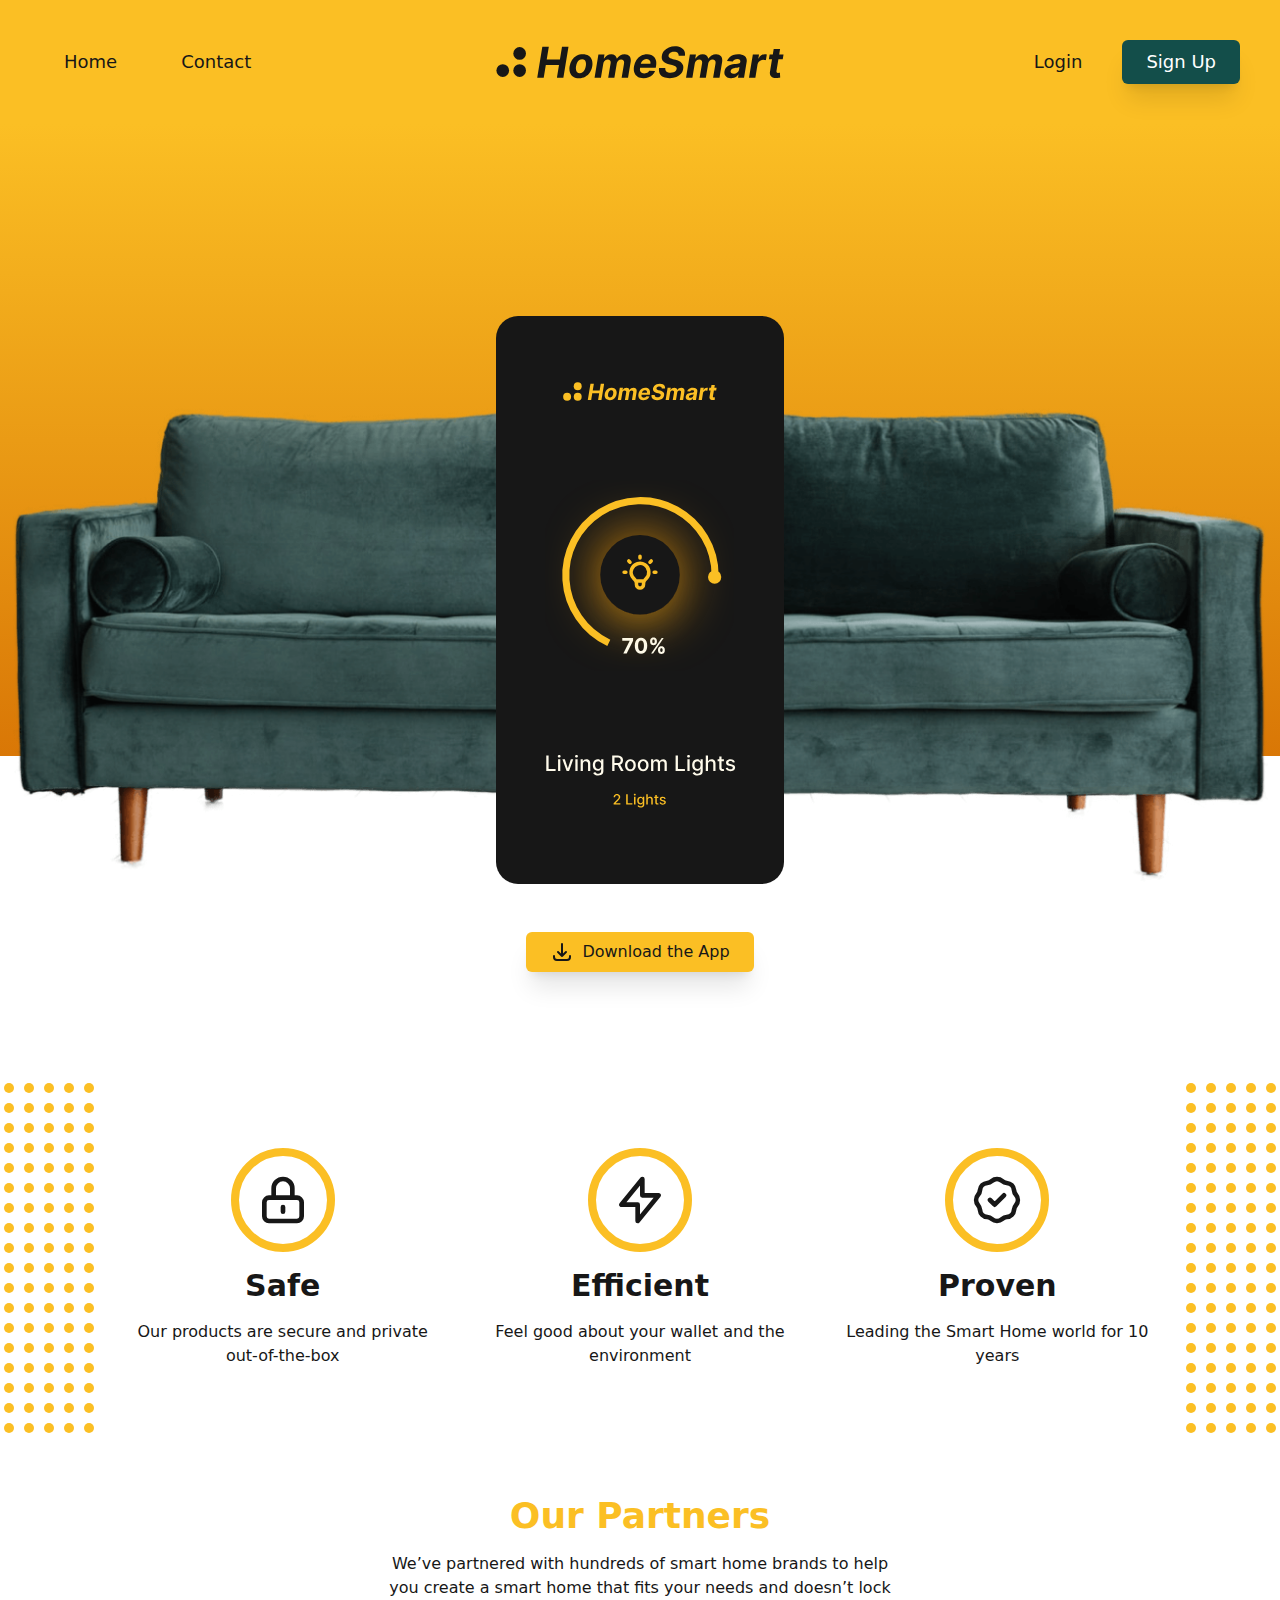
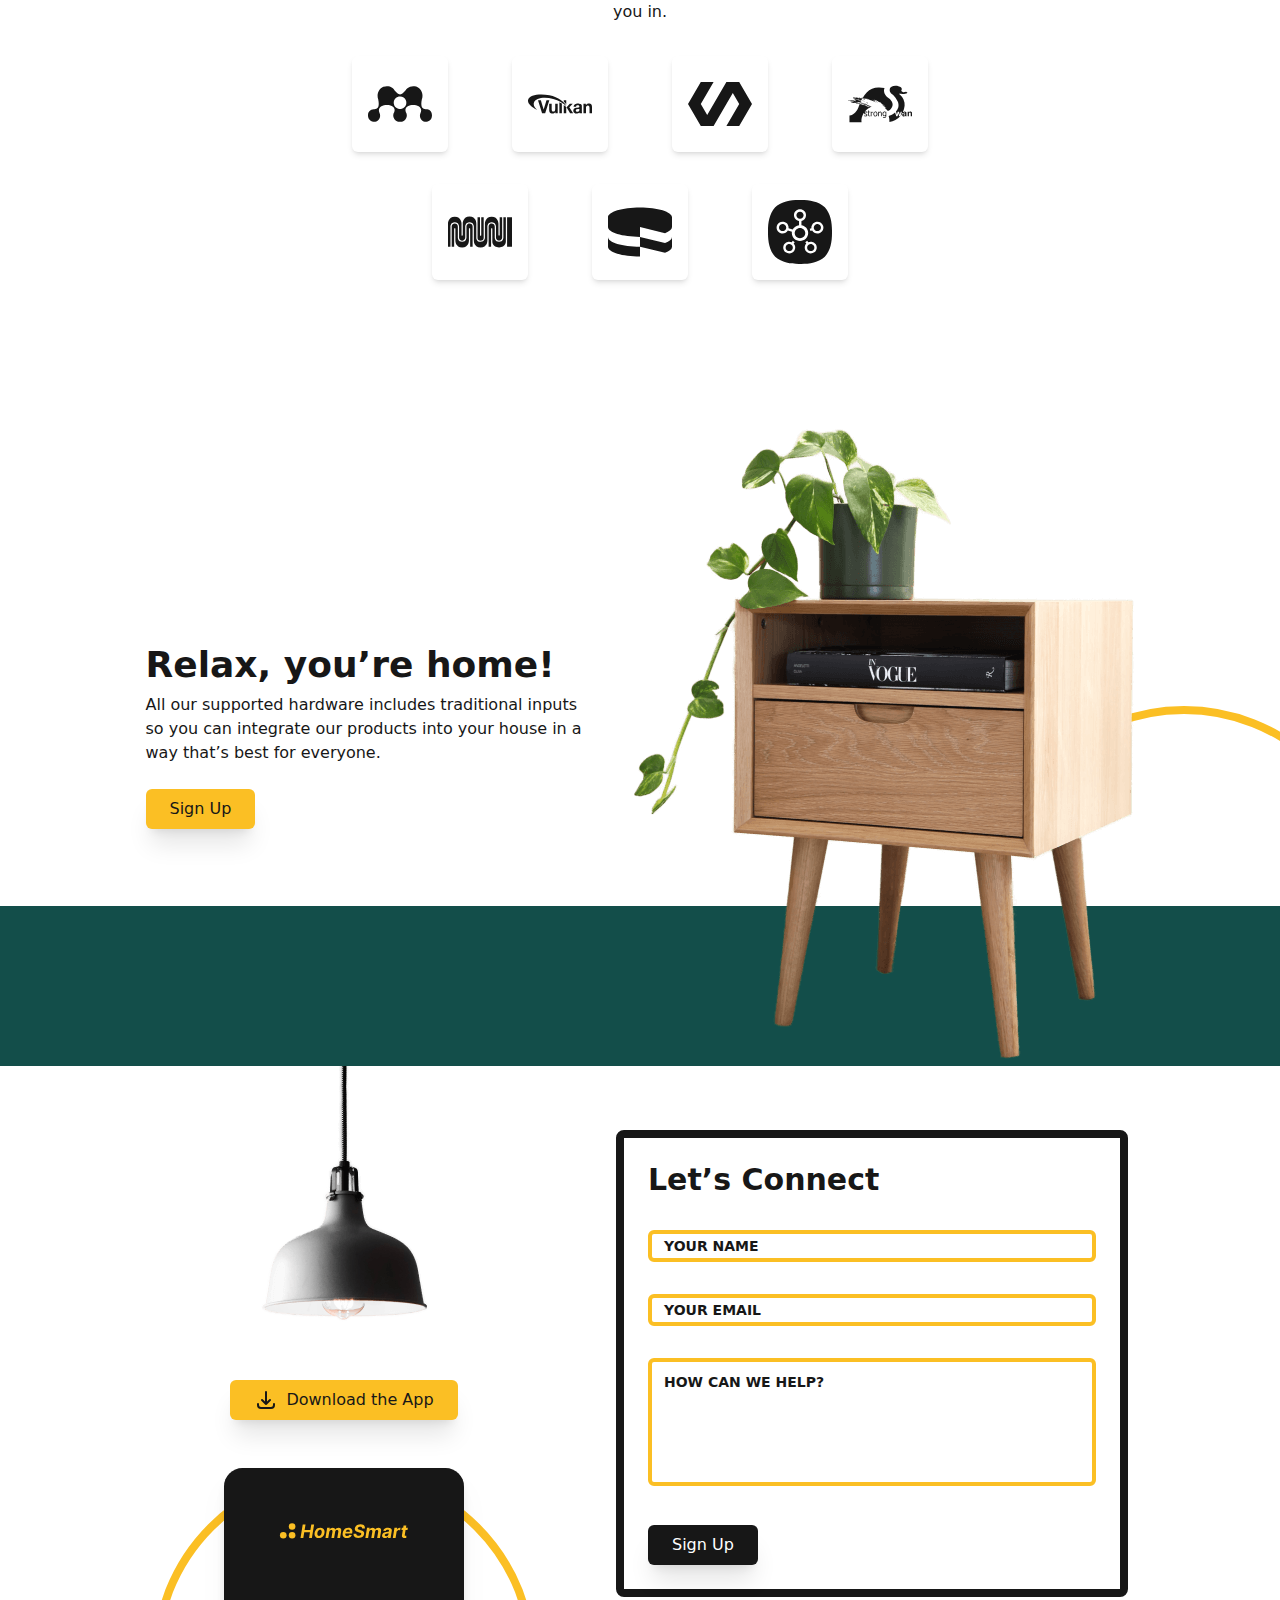
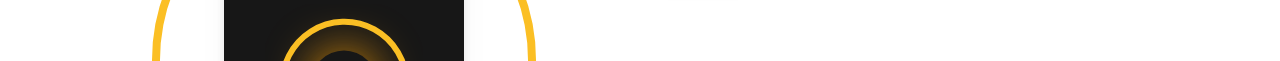
<file: index.html>
<!DOCTYPE html>
<html lang="en">
	<head>
		<meta charset="UTF-8" />
		<link rel="icon" type="image/svg+xml" href="./assets/logomark.svg" />
		<meta name="viewport" content="width=device-width, initial-scale=1.0" />
		<link rel="stylesheet" href="css/style.css" />
		<title>Homesmart</title>
	</head>
	<body
		class="max-w-[2000px] mx-auto text-neutral-900 dark:text-neutral-200 bg-white dark:bg-neutral-800"
	>
		<nav class="mx-auto p-4 bg-amber-400">
			<div class="container mx-auto flex items-center justify-between">
				<a
					href="/"
					class="focus:outline-none focus:ring focus-visible:ring-4 ring-neutral-900 rounded-sm ring-offset-4 ring-offset-amber-400 lg:absolute lg:left-1/2 lg:-translate-x-1/2 lg:top-9 z-50 hover:opacity-75 transition-opacity"
					aria-label="Go to homepage"
				>
					<img
						src="./assets/logo.svg"
						width="200"
						class="w-48 md:w-64 lg:w-72"
						alt="Home Smart Logo"
					/>
				</a>
				<button
					id="menu"
					class="lg:hidden focus:outline-none focus:ring focus-visible:ring-4 ring-neutral-900 rounded-sm ring-offset-4 ring-offset-amber-400 text-neutral-900 hover:text-neutral-600 transition-colors"
					aria-expanded="false"
					aria-label="Open Menu"
				>
					<svg
						xmlns="http://www.w3.org/2000/svg"
						class="h-8 w-8"
						fill="none"
						viewBox="0 0 24 24"
						stroke="currentColor"
						stroke-width="2"
					>
						<path
							stroke-linecap="round"
							stroke-linejoin="round"
							d="M4 6h16M4 12h16M4 18h16"
						/>
					</svg>
				</button>
				<div
					role="menubar"
					class="hidden flex-col gap-4 absolute z-40 right-0 left-0 top-16 bg-amber-400 shadow-xl text-center text-lg p-6 items-center lg:flex lg:flex-row lg:static lg:shadow-none lg:justify-between lg:w-full"
				>
					<a
						role="menuitem"
						class="py-1 px-6 dark:text-neutral-900 focus:outline-none focus-visible:ring-4 ring-neutral-900 rounded-sm ring-offset-4 ring-offset-amber-400 hover:text-neutral-600 transition-colors"
						href="/"
						>Home</a
					>
					<a
						role="menuitem"
						class="py-1 px-6 dark:text-neutral-900 focus:outline-none focus-visible:ring-4 ring-neutral-900 rounded-sm ring-offset-4 ring-offset-amber-400 hover:text-neutral-600 transition-colors lg:mr-auto"
						href="/"
					>
						Contact
					</a>
					<a
						role="menuitem"
						class="py-1 px-6 dark:text-neutral-900 focus:outline-none focus-visible:ring-4 ring-neutral-900 rounded-sm ring-offset-4 ring-offset-amber-400 hover:text-neutral-600 transition-colors"
						href="/"
					>
						Login
					</a>
					<a
						role="menuitem"
						class="py-2 px-6 bg-teal-900 text-white shadow-xl hover:shadow-none transition-shadow focus:outline-none focus-visible:ring-4 ring-neutral-900 rounded-md ring-offset-4 ring-offset-amber-400"
						href="/"
					>
						Sign Up
					</a>
				</div>
			</div>
		</nav>
		<header class="relative pt-16 md:pt-24 lg:pt-48">
			<div
				class="absolute inset-0 bottom-8 md:bottom-24 xl:bottom-32 -z-10 bg-gradient-to-b from-amber-400 to-amber-600"
			></div>
			<div class="container mx-auto grid grid-rows-1 place-items-end px-2">
				<img
					src="./assets/couch.png"
					class="row-start-1 row-end-2 col-start-1 col-end-2 mx-auto"
					alt="Couch"
				/>
				<img
					src="./assets/app.svg"
					class="row-start-1 row-end-2 col-start-1 col-end-2 mx-auto w-40 sm:w-52 md:w-64 lg:w-72"
					alt="app"
				/>
			</div>
		</header>
		<main
			class="grid gap-12 sm:gap-16 md:gap-24 lg:gap-32 px-8 overflow-hidden"
		>
			<a
				href="#"
				class="py-2 px-6 bg-amber-400 dark:text-neutral-900 mx-auto my-12 flex gap-2 shadow-xl hover:shadow-none transition-shadow focus:ring focus:outline-none focus-visible:ring-4 ring-neutral-900 rounded-md ring-offset-4 ring-offset-white dark:ring-amber-400 dark:ring-offset-neutral-800"
			>
				<svg
					xmlns="http://www.w3.org/2000/svg"
					class="h-6 w-6"
					fill="none"
					viewBox="0 0 24 24"
					stroke="currentColor"
					stroke-width="2"
				>
					<path
						stroke-linecap="round"
						stroke-linejoin="round"
						d="M4 16v1a3 3 0 003 3h10a3 3 0 003-3v-1m-4-4l-4 4m0 0l-4-4m4 4V4"
					/>
				</svg>
				<span>Download the App</span>
			</a>
			<section aria-labelledby="qualities" class="relative">
				<img
					src="./assets/dots.svg"
					class="hidden lg:block absolute top-1/2 -translate-y-1/2 -left-24 xl:-left-7"
					alt="dots"
					aria-hidden="true"
				/>
				<img
					src="./assets/dots.svg"
					class="hidden lg:block absolute top-1/2 -translate-y-1/2 -right-24 xl:-right-7"
					alt="dots"
					aria-hidden="true"
				/>
				<h2 id="qualities" class="sr-only">Our Qualities</h2>
				<div
					class="container mx-auto max-w-5xl flex gap-12 flex-wrap items-start justify-center md:justify-between"
				>
					<div class="grid gap-4 justify-items-center text-center md:flex-1">
						<div class="rounded-full border-8 border-amber-400 p-4">
							<svg
								xmlns="http://www.w3.org/2000/svg"
								class="h-14 w-14"
								fill="none"
								viewBox="0 0 24 24"
								stroke="currentColor"
								stroke-width="2"
							>
								<path
									stroke-linecap="round"
									stroke-linejoin="round"
									d="M12 15v2m-6 4h12a2 2 0 002-2v-6a2 2 0 00-2-2H6a2 2 0 00-2 2v6a2 2 0 002 2zm10-10V7a4 4 0 00-8 0v4h8z"
								/>
							</svg>
						</div>
						<h3 class="text-3xl font-bold">Safe</h3>
						<p>Our products are secure and private out-of-the-box</p>
					</div>
					<div class="grid gap-4 justify-items-center text-center md:flex-1">
						<div class="rounded-full border-8 border-amber-400 p-4">
							<svg
								xmlns="http://www.w3.org/2000/svg"
								class="h-14 w-14"
								fill="none"
								viewBox="0 0 24 24"
								stroke="currentColor"
								stroke-width="2"
							>
								<path
									stroke-linecap="round"
									stroke-linejoin="round"
									d="M13 10V3L4 14h7v7l9-11h-7z"
								/>
							</svg>
						</div>
						<h3 class="text-3xl font-bold">Efficient</h3>
						<p>Feel good about your wallet and the environment</p>
					</div>
					<div class="grid gap-4 justify-items-center text-center md:flex-1">
						<div class="rounded-full border-8 border-amber-400 p-4">
							<svg
								xmlns="http://www.w3.org/2000/svg"
								class="h-14 w-14"
								fill="none"
								viewBox="0 0 24 24"
								stroke="currentColor"
								stroke-width="2"
							>
								<path
									stroke-linecap="round"
									stroke-linejoin="round"
									d="M9 12l2 2 4-4M7.835 4.697a3.42 3.42 0 001.946-.806 3.42 3.42 0 014.438 0 3.42 3.42 0 001.946.806 3.42 3.42 0 013.138 3.138 3.42 3.42 0 00.806 1.946 3.42 3.42 0 010 4.438 3.42 3.42 0 00-.806 1.946 3.42 3.42 0 01-3.138 3.138 3.42 3.42 0 00-1.946.806 3.42 3.42 0 01-4.438 0 3.42 3.42 0 00-1.946-.806 3.42 3.42 0 01-3.138-3.138 3.42 3.42 0 00-.806-1.946 3.42 3.42 0 010-4.438 3.42 3.42 0 00.806-1.946 3.42 3.42 0 013.138-3.138z"
								/>
							</svg>
						</div>
						<h3 class="text-3xl font-bold">Proven</h3>
						<p>Leading the Smart Home world for 10 years</p>
					</div>
				</div>
			</section>
			<section
				aria-labelledby="partners"
				class="text-center grid gap-8 place-items-center"
			>
				<div class="grid gap-4">
					<h2 id="partners" class="text-4xl font-bold text-amber-400">
						Our Partners
					</h2>
					<p class="w-full max-w-lg">
						We’ve partnered with hundreds of smart home brands to help you
						create a smart home that fits your needs and doesn’t lock you in.
					</p>
				</div>
				<div
					class="flex flex-wrap justify-center gap-8 md:gap-x-16 max-w-2xl mx-auto"
				>
					<div
						class="p-4 bg-white dark:bg-neutral-600 shadow-md dark:shadow-xl rounded-md"
					>
						<img src="./assets/partner1.svg" alt="Partner" class="h-16 w-16" />
					</div>
					<div
						class="p-4 bg-white dark:bg-neutral-600 shadow-md dark:shadow-xl rounded-md"
					>
						<img src="./assets/partner2.svg" alt="Partner" class="h-16 w-16" />
					</div>
					<div
						class="p-4 bg-white dark:bg-neutral-600 shadow-md dark:shadow-xl rounded-md"
					>
						<img src="./assets/partner3.svg" alt="Partner" class="h-16 w-16" />
					</div>
					<div
						class="p-4 bg-white dark:bg-neutral-600 shadow-md dark:shadow-xl rounded-md"
					>
						<img src="./assets/partner4.svg" alt="Partner" class="h-16 w-16" />
					</div>
					<div
						class="p-4 bg-white dark:bg-neutral-600 shadow-md dark:shadow-xl rounded-md"
					>
						<img src="./assets/partner5.svg" alt="Partner" class="h-16 w-16" />
					</div>
					<div
						class="p-4 bg-white dark:bg-neutral-600 shadow-md dark:shadow-xl rounded-md"
					>
						<img src="./assets/partner6.svg" alt="Partner" class="h-16 w-16" />
					</div>
					<div
						class="p-4 bg-white dark:bg-neutral-600 shadow-md dark:shadow-xl rounded-md"
					>
						<img src="./assets/partner7.svg" alt="Partner" class="h-16 w-16" />
					</div>
				</div>
			</section>
			<section aria-labelledby="home" class="relative">
				<div class="flex flex-wrap-reverse gap-8 justify-center">
					<div
						class="flex gap-6 flex-wrap flex-col items-start lg:justify-center"
					>
						<div class="flex flex-wrap flex-col items-start gap-2">
							<h2 class="text-4xl font-bold">Relax, you’re home!</h2>
							<p class="max-w-md">
								All our supported hardware includes traditional inputs so you
								can integrate our products into your house in a way that’s best
								for everyone.
							</p>
						</div>
						<a
							href="#"
							class="py-2 px-6 bg-amber-400 dark:text-neutral-900 flex gap-2 shadow-xl hover:shadow-none transition-shadow focus:outline-none focus-visible:ring-4 ring-neutral-900 rounded-md ring-offset-4 ring-offset-white dark:ring-amber-400 dark:ring-offset-neutral-800"
						>
							Sign Up
						</a>
					</div>
					<img src="./assets/table.png" alt="Table" />
				</div>
				<div
					class="absolute -bottom-6 -right-32 -z-10 aspect-square md:border-8 border-amber-400 rounded-full md:w-64 lg:w-96 xl:max-w-lg"
				></div>
				<div
					class="bg-teal-900 h-24 xl:h-48 -mx-8 mt-12 xl:mt-0 xl:absolute w-screen -bottom-8 -z-10"
				></div>
			</section>
		</main>
		<section
			aria-labelledby="contact"
			class="container mx-auto px-8 overflow-hidden"
		>
			<div class="flex flex-wrap justify-center gap-12 md:gap-6 lg:gap-20">
				<div class="md:flex-1 md:max-w-sm relative">
					<img src="./assets/lamp.png" alt="Lamp" class="mx-auto" />
					<a
						href="#"
						class="py-2 px-6 bg-amber-400 dark:text-neutral-900 w-max mx-auto mt-12 md:mb-12 flex gap-2 shadow-xl hover:shadow-none transition-shadow focus:outline-none focus-visible:ring-4 ring-neutral-900 rounded-md ring-offset-4 ring-offset-white dark:ring-amber-400 dark:ring-offset-neutral-800"
					>
						<svg
							xmlns="http://www.w3.org/2000/svg"
							class="h-6 w-6"
							fill="none"
							viewBox="0 0 24 24"
							stroke="currentColor"
							stroke-width="2"
						>
							<path
								stroke-linecap="round"
								stroke-linejoin="round"
								d="M4 16v1a3 3 0 003 3h10a3 3 0 003-3v-1m-4-4l-4 4m0 0l-4-4m4 4V4"
							/>
						</svg>
						<span>Download the App</span>
					</a>
					<img
						src="/assets/app.svg"
						alt="app"
						width="240"
						class="hidden md:block drop-shadow-xl absolute left-1/2 -translate-x-1/2 max-w-16 xl:max-w-xs"
					/>
					<div
						class="absolute -bottom-18 left-1/2 -translate-x-1/2 -z-10 aspect-square md:border-8 border-amber-400 rounded-full md:w-72 lg:w-96"
					></div>
				</div>
				<form
					class="relative border-8 border-neutral-900 p-6 rounded-lg grid gap-8 md:flex-1 md:max-w-lg my-4 md:my-12 lg:my-16 bg-white dark:bg-neutral-800 w-full"
				>
					<h2 id="contact" class="text-3xl font-bold">Let’s Connect</h2>
					<div class="relative">
						<input
							type="text"
							id="name"
							class="peer form-input w-full border-4 border-amber-400 rounded-md focus:ring-4 dark:focus:ring-offset-2 focus:ring-amber-400 focus:border-amber-400 focus:outline-none dark:bg-amber-400 dark:text-neutral-900 placeholder-transparent"
							placeholder="Your Name"
						/>
						<label
							for="name"
							class="text-neutral-500 text-sm font-bold uppercase absolute -top-4 left-2 -translate-y-1/2 transition-all peer-placeholder-shown:left-4 peer-placeholder-shown:top-1/2 peer-placeholder-shown:text-neutral-900 peer-focus:-top-4 peer-focus:left-2 peer-focus:text-neutral-600 dark:peer-focus:text-neutral-300"
						>
							Your Name
						</label>
					</div>
					<div class="relative">
						<input
							type="email"
							id="email"
							class="peer form-input w-full border-4 border-amber-400 rounded-md focus:ring-4 dark:focus:ring-offset-2 focus:ring-amber-400 focus:border-amber-400 focus:outline-none dark:bg-amber-400 dark:text-neutral-900 placeholder-transparent"
							placeholder="Your Email"
						/>
						<label
							for="email"
							class="text-neutral-500 text-sm font-bold uppercase absolute -top-4 left-2 -translate-y-1/2 transition-all peer-placeholder-shown:left-4 peer-placeholder-shown:top-1/2 peer-placeholder-shown:text-neutral-900 peer-focus:-top-4 peer-focus:left-2  peer-focus:text-neutral-600 dark:peer-focus:text-neutral-300"
						>
							Your Email
						</label>
					</div>
					<div class="relative">
						<textarea
							name="content"
							id="content"
							cols="20"
							rows="5"
							class="peer form-textarea resize-none w-full border-4 border-amber-400 rounded-md focus:ring focus:ring-4 dark:focus:ring-offset-2 focus:ring-amber-400 focus:border-amber-400 focus:outline-none dark:bg-amber-400 dark:text-neutral-900 placeholder-transparent"
							placeholder="How can we help?"
						></textarea>
						<label
							for="content"
							class="text-neutral-500 text-sm font-bold uppercase absolute -top-3 left-2 -translate-y-1/2 transition-all peer-placeholder-shown:left-4 peer-placeholder-shown:top-6 peer-placeholder-shown:text-neutral-900 peer-focus:-top-4 peer-focus:left-2 peer-focus:text-neutral-600 dark:peer-focus:text-neutral-300"
						>
							How can we help?
						</label>
					</div>
					<a
						role="menuitem"
						class="py-2 px-6 bg-neutral-900 text-white w-max shadow-xl hover:shadow-none transition-shadow focus:outline-none focus:ring focus-visible:ring-4 ring-neutral-900 rounded-md ring-offset-4 ring-offset-white dark:ring-offset-amber-400"
						href="/"
					>
						Sign Up
					</a>
				</form>
			</div>
		</section>
		<script type="module" src="main.js"></script>
	</body>
</html>
</file>
<file: css/style.css>
/*
! tailwindcss v3.1.4 | MIT License | https://tailwindcss.com
*/

/*
1. Prevent padding and border from affecting element width. (https://github.com/mozdevs/cssremedy/issues/4)
2. Allow adding a border to an element by just adding a border-width. (https://github.com/tailwindcss/tailwindcss/pull/116)
*/

*,
::before,
::after {
  box-sizing: border-box;
  /* 1 */
  border-width: 0;
  /* 2 */
  border-style: solid;
  /* 2 */
  border-color: #e5e7eb;
  /* 2 */
}

::before,
::after {
  --tw-content: '';
}

/*
1. Use a consistent sensible line-height in all browsers.
2. Prevent adjustments of font size after orientation changes in iOS.
3. Use a more readable tab size.
4. Use the user's configured `sans` font-family by default.
*/

html {
  line-height: 1.5;
  /* 1 */
  -webkit-text-size-adjust: 100%;
  /* 2 */
  -moz-tab-size: 4;
  /* 3 */
  -o-tab-size: 4;
     tab-size: 4;
  /* 3 */
  font-family: ui-sans-serif, system-ui, -apple-system, BlinkMacSystemFont, "Segoe UI", Roboto, "Helvetica Neue", Arial, "Noto Sans", sans-serif, "Apple Color Emoji", "Segoe UI Emoji", "Segoe UI Symbol", "Noto Color Emoji";
  /* 4 */
}

/*
1. Remove the margin in all browsers.
2. Inherit line-height from `html` so users can set them as a class directly on the `html` element.
*/

body {
  margin: 0;
  /* 1 */
  line-height: inherit;
  /* 2 */
}

/*
1. Add the correct height in Firefox.
2. Correct the inheritance of border color in Firefox. (https://bugzilla.mozilla.org/show_bug.cgi?id=190655)
3. Ensure horizontal rules are visible by default.
*/

hr {
  height: 0;
  /* 1 */
  color: inherit;
  /* 2 */
  border-top-width: 1px;
  /* 3 */
}

/*
Add the correct text decoration in Chrome, Edge, and Safari.
*/

abbr:where([title]) {
  -webkit-text-decoration: underline dotted;
          text-decoration: underline dotted;
}

/*
Remove the default font size and weight for headings.
*/

h1,
h2,
h3,
h4,
h5,
h6 {
  font-size: inherit;
  font-weight: inherit;
}

/*
Reset links to optimize for opt-in styling instead of opt-out.
*/

a {
  color: inherit;
  text-decoration: inherit;
}

/*
Add the correct font weight in Edge and Safari.
*/

b,
strong {
  font-weight: bolder;
}

/*
1. Use the user's configured `mono` font family by default.
2. Correct the odd `em` font sizing in all browsers.
*/

code,
kbd,
samp,
pre {
  font-family: ui-monospace, SFMono-Regular, Menlo, Monaco, Consolas, "Liberation Mono", "Courier New", monospace;
  /* 1 */
  font-size: 1em;
  /* 2 */
}

/*
Add the correct font size in all browsers.
*/

small {
  font-size: 80%;
}

/*
Prevent `sub` and `sup` elements from affecting the line height in all browsers.
*/

sub,
sup {
  font-size: 75%;
  line-height: 0;
  position: relative;
  vertical-align: baseline;
}

sub {
  bottom: -0.25em;
}

sup {
  top: -0.5em;
}

/*
1. Remove text indentation from table contents in Chrome and Safari. (https://bugs.chromium.org/p/chromium/issues/detail?id=999088, https://bugs.webkit.org/show_bug.cgi?id=201297)
2. Correct table border color inheritance in all Chrome and Safari. (https://bugs.chromium.org/p/chromium/issues/detail?id=935729, https://bugs.webkit.org/show_bug.cgi?id=195016)
3. Remove gaps between table borders by default.
*/

table {
  text-indent: 0;
  /* 1 */
  border-color: inherit;
  /* 2 */
  border-collapse: collapse;
  /* 3 */
}

/*
1. Change the font styles in all browsers.
2. Remove the margin in Firefox and Safari.
3. Remove default padding in all browsers.
*/

button,
input,
optgroup,
select,
textarea {
  font-family: inherit;
  /* 1 */
  font-size: 100%;
  /* 1 */
  font-weight: inherit;
  /* 1 */
  line-height: inherit;
  /* 1 */
  color: inherit;
  /* 1 */
  margin: 0;
  /* 2 */
  padding: 0;
  /* 3 */
}

/*
Remove the inheritance of text transform in Edge and Firefox.
*/

button,
select {
  text-transform: none;
}

/*
1. Correct the inability to style clickable types in iOS and Safari.
2. Remove default button styles.
*/

button,
[type='button'],
[type='reset'],
[type='submit'] {
  -webkit-appearance: button;
  /* 1 */
  background-color: transparent;
  /* 2 */
  background-image: none;
  /* 2 */
}

/*
Use the modern Firefox focus style for all focusable elements.
*/

:-moz-focusring {
  outline: auto;
}

/*
Remove the additional `:invalid` styles in Firefox. (https://github.com/mozilla/gecko-dev/blob/2f9eacd9d3d995c937b4251a5557d95d494c9be1/layout/style/res/forms.css#L728-L737)
*/

:-moz-ui-invalid {
  box-shadow: none;
}

/*
Add the correct vertical alignment in Chrome and Firefox.
*/

progress {
  vertical-align: baseline;
}

/*
Correct the cursor style of increment and decrement buttons in Safari.
*/

::-webkit-inner-spin-button,
::-webkit-outer-spin-button {
  height: auto;
}

/*
1. Correct the odd appearance in Chrome and Safari.
2. Correct the outline style in Safari.
*/

[type='search'] {
  -webkit-appearance: textfield;
  /* 1 */
  outline-offset: -2px;
  /* 2 */
}

/*
Remove the inner padding in Chrome and Safari on macOS.
*/

::-webkit-search-decoration {
  -webkit-appearance: none;
}

/*
1. Correct the inability to style clickable types in iOS and Safari.
2. Change font properties to `inherit` in Safari.
*/

::-webkit-file-upload-button {
  -webkit-appearance: button;
  /* 1 */
  font: inherit;
  /* 2 */
}

/*
Add the correct display in Chrome and Safari.
*/

summary {
  display: list-item;
}

/*
Removes the default spacing and border for appropriate elements.
*/

blockquote,
dl,
dd,
h1,
h2,
h3,
h4,
h5,
h6,
hr,
figure,
p,
pre {
  margin: 0;
}

fieldset {
  margin: 0;
  padding: 0;
}

legend {
  padding: 0;
}

ol,
ul,
menu {
  list-style: none;
  margin: 0;
  padding: 0;
}

/*
Prevent resizing textareas horizontally by default.
*/

textarea {
  resize: vertical;
}

/*
1. Reset the default placeholder opacity in Firefox. (https://github.com/tailwindlabs/tailwindcss/issues/3300)
2. Set the default placeholder color to the user's configured gray 400 color.
*/

input::-moz-placeholder, textarea::-moz-placeholder {
  opacity: 1;
  /* 1 */
  color: #9ca3af;
  /* 2 */
}

input:-ms-input-placeholder, textarea:-ms-input-placeholder {
  opacity: 1;
  /* 1 */
  color: #9ca3af;
  /* 2 */
}

input::placeholder,
textarea::placeholder {
  opacity: 1;
  /* 1 */
  color: #9ca3af;
  /* 2 */
}

/*
Set the default cursor for buttons.
*/

button,
[role="button"] {
  cursor: pointer;
}

/*
Make sure disabled buttons don't get the pointer cursor.
*/

:disabled {
  cursor: default;
}

/*
1. Make replaced elements `display: block` by default. (https://github.com/mozdevs/cssremedy/issues/14)
2. Add `vertical-align: middle` to align replaced elements more sensibly by default. (https://github.com/jensimmons/cssremedy/issues/14#issuecomment-634934210)
   This can trigger a poorly considered lint error in some tools but is included by design.
*/

img,
svg,
video,
canvas,
audio,
iframe,
embed,
object {
  display: block;
  /* 1 */
  vertical-align: middle;
  /* 2 */
}

/*
Constrain images and videos to the parent width and preserve their intrinsic aspect ratio. (https://github.com/mozdevs/cssremedy/issues/14)
*/

img,
video {
  max-width: 100%;
  height: auto;
}

*, ::before, ::after {
  --tw-border-spacing-x: 0;
  --tw-border-spacing-y: 0;
  --tw-translate-x: 0;
  --tw-translate-y: 0;
  --tw-rotate: 0;
  --tw-skew-x: 0;
  --tw-skew-y: 0;
  --tw-scale-x: 1;
  --tw-scale-y: 1;
  --tw-pan-x:  ;
  --tw-pan-y:  ;
  --tw-pinch-zoom:  ;
  --tw-scroll-snap-strictness: proximity;
  --tw-ordinal:  ;
  --tw-slashed-zero:  ;
  --tw-numeric-figure:  ;
  --tw-numeric-spacing:  ;
  --tw-numeric-fraction:  ;
  --tw-ring-inset:  ;
  --tw-ring-offset-width: 0px;
  --tw-ring-offset-color: #fff;
  --tw-ring-color: rgb(59 130 246 / 0.5);
  --tw-ring-offset-shadow: 0 0 #0000;
  --tw-ring-shadow: 0 0 #0000;
  --tw-shadow: 0 0 #0000;
  --tw-shadow-colored: 0 0 #0000;
  --tw-blur:  ;
  --tw-brightness:  ;
  --tw-contrast:  ;
  --tw-grayscale:  ;
  --tw-hue-rotate:  ;
  --tw-invert:  ;
  --tw-saturate:  ;
  --tw-sepia:  ;
  --tw-drop-shadow:  ;
  --tw-backdrop-blur:  ;
  --tw-backdrop-brightness:  ;
  --tw-backdrop-contrast:  ;
  --tw-backdrop-grayscale:  ;
  --tw-backdrop-hue-rotate:  ;
  --tw-backdrop-invert:  ;
  --tw-backdrop-opacity:  ;
  --tw-backdrop-saturate:  ;
  --tw-backdrop-sepia:  ;
}

::-webkit-backdrop {
  --tw-border-spacing-x: 0;
  --tw-border-spacing-y: 0;
  --tw-translate-x: 0;
  --tw-translate-y: 0;
  --tw-rotate: 0;
  --tw-skew-x: 0;
  --tw-skew-y: 0;
  --tw-scale-x: 1;
  --tw-scale-y: 1;
  --tw-pan-x:  ;
  --tw-pan-y:  ;
  --tw-pinch-zoom:  ;
  --tw-scroll-snap-strictness: proximity;
  --tw-ordinal:  ;
  --tw-slashed-zero:  ;
  --tw-numeric-figure:  ;
  --tw-numeric-spacing:  ;
  --tw-numeric-fraction:  ;
  --tw-ring-inset:  ;
  --tw-ring-offset-width: 0px;
  --tw-ring-offset-color: #fff;
  --tw-ring-color: rgb(59 130 246 / 0.5);
  --tw-ring-offset-shadow: 0 0 #0000;
  --tw-ring-shadow: 0 0 #0000;
  --tw-shadow: 0 0 #0000;
  --tw-shadow-colored: 0 0 #0000;
  --tw-blur:  ;
  --tw-brightness:  ;
  --tw-contrast:  ;
  --tw-grayscale:  ;
  --tw-hue-rotate:  ;
  --tw-invert:  ;
  --tw-saturate:  ;
  --tw-sepia:  ;
  --tw-drop-shadow:  ;
  --tw-backdrop-blur:  ;
  --tw-backdrop-brightness:  ;
  --tw-backdrop-contrast:  ;
  --tw-backdrop-grayscale:  ;
  --tw-backdrop-hue-rotate:  ;
  --tw-backdrop-invert:  ;
  --tw-backdrop-opacity:  ;
  --tw-backdrop-saturate:  ;
  --tw-backdrop-sepia:  ;
}

::backdrop {
  --tw-border-spacing-x: 0;
  --tw-border-spacing-y: 0;
  --tw-translate-x: 0;
  --tw-translate-y: 0;
  --tw-rotate: 0;
  --tw-skew-x: 0;
  --tw-skew-y: 0;
  --tw-scale-x: 1;
  --tw-scale-y: 1;
  --tw-pan-x:  ;
  --tw-pan-y:  ;
  --tw-pinch-zoom:  ;
  --tw-scroll-snap-strictness: proximity;
  --tw-ordinal:  ;
  --tw-slashed-zero:  ;
  --tw-numeric-figure:  ;
  --tw-numeric-spacing:  ;
  --tw-numeric-fraction:  ;
  --tw-ring-inset:  ;
  --tw-ring-offset-width: 0px;
  --tw-ring-offset-color: #fff;
  --tw-ring-color: rgb(59 130 246 / 0.5);
  --tw-ring-offset-shadow: 0 0 #0000;
  --tw-ring-shadow: 0 0 #0000;
  --tw-shadow: 0 0 #0000;
  --tw-shadow-colored: 0 0 #0000;
  --tw-blur:  ;
  --tw-brightness:  ;
  --tw-contrast:  ;
  --tw-grayscale:  ;
  --tw-hue-rotate:  ;
  --tw-invert:  ;
  --tw-saturate:  ;
  --tw-sepia:  ;
  --tw-drop-shadow:  ;
  --tw-backdrop-blur:  ;
  --tw-backdrop-brightness:  ;
  --tw-backdrop-contrast:  ;
  --tw-backdrop-grayscale:  ;
  --tw-backdrop-hue-rotate:  ;
  --tw-backdrop-invert:  ;
  --tw-backdrop-opacity:  ;
  --tw-backdrop-saturate:  ;
  --tw-backdrop-sepia:  ;
}

.container {
  width: 100%;
}

@media (min-width: 640px) {
  .container {
    max-width: 640px;
  }
}

@media (min-width: 768px) {
  .container {
    max-width: 768px;
  }
}

@media (min-width: 1024px) {
  .container {
    max-width: 1024px;
  }
}

@media (min-width: 1280px) {
  .container {
    max-width: 1280px;
  }
}

@media (min-width: 1536px) {
  .container {
    max-width: 1536px;
  }
}

.sr-only {
  position: absolute;
  width: 1px;
  height: 1px;
  padding: 0;
  margin: -1px;
  overflow: hidden;
  clip: rect(0, 0, 0, 0);
  white-space: nowrap;
  border-width: 0;
}

.absolute {
  position: absolute;
}

.relative {
  position: relative;
}

.inset-0 {
  top: 0px;
  right: 0px;
  bottom: 0px;
  left: 0px;
}

.right-0 {
  right: 0px;
}

.left-0 {
  left: 0px;
}

.top-16 {
  top: 4rem;
}

.bottom-8 {
  bottom: 2rem;
}

.top-1\/2 {
  top: 50%;
}

.-left-24 {
  left: -6rem;
}

.-right-24 {
  right: -6rem;
}

.-bottom-6 {
  bottom: -1.5rem;
}

.-right-32 {
  right: -8rem;
}

.-bottom-8 {
  bottom: -2rem;
}

.left-1\/2 {
  left: 50%;
}

.-top-4 {
  top: -1rem;
}

.left-2 {
  left: 0.5rem;
}

.-top-3 {
  top: -0.75rem;
}

.z-50 {
  z-index: 50;
}

.z-40 {
  z-index: 40;
}

.-z-10 {
  z-index: -10;
}

.col-start-1 {
  grid-column-start: 1;
}

.col-end-2 {
  grid-column-end: 2;
}

.row-start-1 {
  grid-row-start: 1;
}

.row-end-2 {
  grid-row-end: 2;
}

.mx-auto {
  margin-left: auto;
  margin-right: auto;
}

.my-12 {
  margin-top: 3rem;
  margin-bottom: 3rem;
}

.-mx-8 {
  margin-left: -2rem;
  margin-right: -2rem;
}

.my-4 {
  margin-top: 1rem;
  margin-bottom: 1rem;
}

.mt-12 {
  margin-top: 3rem;
}

.flex {
  display: flex;
}

.grid {
  display: grid;
}

.hidden {
  display: none;
}

.aspect-square {
  aspect-ratio: 1 / 1;
}

.h-8 {
  height: 2rem;
}

.h-6 {
  height: 1.5rem;
}

.h-14 {
  height: 3.5rem;
}

.h-16 {
  height: 4rem;
}

.h-24 {
  height: 6rem;
}

.w-48 {
  width: 12rem;
}

.w-8 {
  width: 2rem;
}

.w-40 {
  width: 10rem;
}

.w-6 {
  width: 1.5rem;
}

.w-14 {
  width: 3.5rem;
}

.w-full {
  width: 100%;
}

.w-16 {
  width: 4rem;
}

.w-screen {
  width: 100vw;
}

.w-max {
  width: -webkit-max-content;
  width: -moz-max-content;
  width: max-content;
}

.max-w-\[2000px\] {
  max-width: 2000px;
}

.max-w-5xl {
  max-width: 64rem;
}

.max-w-lg {
  max-width: 32rem;
}

.max-w-2xl {
  max-width: 42rem;
}

.max-w-md {
  max-width: 28rem;
}

.-translate-y-1\/2 {
  --tw-translate-y: -50%;
  transform: translate(var(--tw-translate-x), var(--tw-translate-y)) rotate(var(--tw-rotate)) skewX(var(--tw-skew-x)) skewY(var(--tw-skew-y)) scaleX(var(--tw-scale-x)) scaleY(var(--tw-scale-y));
}

.-translate-x-1\/2 {
  --tw-translate-x: -50%;
  transform: translate(var(--tw-translate-x), var(--tw-translate-y)) rotate(var(--tw-rotate)) skewX(var(--tw-skew-x)) skewY(var(--tw-skew-y)) scaleX(var(--tw-scale-x)) scaleY(var(--tw-scale-y));
}

.resize-none {
  resize: none;
}

.grid-rows-1 {
  grid-template-rows: repeat(1, minmax(0, 1fr));
}

.flex-col {
  flex-direction: column;
}

.flex-wrap {
  flex-wrap: wrap;
}

.flex-wrap-reverse {
  flex-wrap: wrap-reverse;
}

.place-items-end {
  place-items: end;
}

.place-items-center {
  place-items: center;
}

.items-start {
  align-items: flex-start;
}

.items-center {
  align-items: center;
}

.justify-center {
  justify-content: center;
}

.justify-between {
  justify-content: space-between;
}

.justify-items-center {
  justify-items: center;
}

.gap-4 {
  gap: 1rem;
}

.gap-12 {
  gap: 3rem;
}

.gap-2 {
  gap: 0.5rem;
}

.gap-8 {
  gap: 2rem;
}

.gap-6 {
  gap: 1.5rem;
}

.overflow-hidden {
  overflow: hidden;
}

.rounded-sm {
  border-radius: 0.125rem;
}

.rounded-md {
  border-radius: 0.375rem;
}

.rounded-full {
  border-radius: 9999px;
}

.rounded-lg {
  border-radius: 0.5rem;
}

.border-8 {
  border-width: 8px;
}

.border-4 {
  border-width: 4px;
}

.border-amber-400 {
  --tw-border-opacity: 1;
  border-color: rgb(251 191 36 / var(--tw-border-opacity));
}

.border-neutral-900 {
  --tw-border-opacity: 1;
  border-color: rgb(23 23 23 / var(--tw-border-opacity));
}

.bg-white {
  --tw-bg-opacity: 1;
  background-color: rgb(255 255 255 / var(--tw-bg-opacity));
}

.bg-amber-400 {
  --tw-bg-opacity: 1;
  background-color: rgb(251 191 36 / var(--tw-bg-opacity));
}

.bg-teal-900 {
  --tw-bg-opacity: 1;
  background-color: rgb(19 78 74 / var(--tw-bg-opacity));
}

.bg-neutral-900 {
  --tw-bg-opacity: 1;
  background-color: rgb(23 23 23 / var(--tw-bg-opacity));
}

.bg-gradient-to-b {
  background-image: linear-gradient(to bottom, var(--tw-gradient-stops));
}

.from-amber-400 {
  --tw-gradient-from: #fbbf24;
  --tw-gradient-to: rgb(251 191 36 / 0);
  --tw-gradient-stops: var(--tw-gradient-from), var(--tw-gradient-to);
}

.to-amber-600 {
  --tw-gradient-to: #d97706;
}

.p-4 {
  padding: 1rem;
}

.p-6 {
  padding: 1.5rem;
}

.py-1 {
  padding-top: 0.25rem;
  padding-bottom: 0.25rem;
}

.px-6 {
  padding-left: 1.5rem;
  padding-right: 1.5rem;
}

.py-2 {
  padding-top: 0.5rem;
  padding-bottom: 0.5rem;
}

.px-2 {
  padding-left: 0.5rem;
  padding-right: 0.5rem;
}

.px-8 {
  padding-left: 2rem;
  padding-right: 2rem;
}

.pt-16 {
  padding-top: 4rem;
}

.text-center {
  text-align: center;
}

.text-lg {
  font-size: 1.125rem;
  line-height: 1.75rem;
}

.text-3xl {
  font-size: 1.875rem;
  line-height: 2.25rem;
}

.text-4xl {
  font-size: 2.25rem;
  line-height: 2.5rem;
}

.text-sm {
  font-size: 0.875rem;
  line-height: 1.25rem;
}

.font-bold {
  font-weight: 700;
}

.uppercase {
  text-transform: uppercase;
}

.text-neutral-900 {
  --tw-text-opacity: 1;
  color: rgb(23 23 23 / var(--tw-text-opacity));
}

.text-white {
  --tw-text-opacity: 1;
  color: rgb(255 255 255 / var(--tw-text-opacity));
}

.text-amber-400 {
  --tw-text-opacity: 1;
  color: rgb(251 191 36 / var(--tw-text-opacity));
}

.text-neutral-500 {
  --tw-text-opacity: 1;
  color: rgb(115 115 115 / var(--tw-text-opacity));
}

.placeholder-transparent::-moz-placeholder {
  color: transparent;
}

.placeholder-transparent:-ms-input-placeholder {
  color: transparent;
}

.placeholder-transparent::placeholder {
  color: transparent;
}

.shadow-xl {
  --tw-shadow: 0 20px 25px -5px rgb(0 0 0 / 0.1), 0 8px 10px -6px rgb(0 0 0 / 0.1);
  --tw-shadow-colored: 0 20px 25px -5px var(--tw-shadow-color), 0 8px 10px -6px var(--tw-shadow-color);
  box-shadow: var(--tw-ring-offset-shadow, 0 0 #0000), var(--tw-ring-shadow, 0 0 #0000), var(--tw-shadow);
}

.shadow-md {
  --tw-shadow: 0 4px 6px -1px rgb(0 0 0 / 0.1), 0 2px 4px -2px rgb(0 0 0 / 0.1);
  --tw-shadow-colored: 0 4px 6px -1px var(--tw-shadow-color), 0 2px 4px -2px var(--tw-shadow-color);
  box-shadow: var(--tw-ring-offset-shadow, 0 0 #0000), var(--tw-ring-shadow, 0 0 #0000), var(--tw-shadow);
}

.ring-neutral-900 {
  --tw-ring-opacity: 1;
  --tw-ring-color: rgb(23 23 23 / var(--tw-ring-opacity));
}

.ring-offset-4 {
  --tw-ring-offset-width: 4px;
}

.ring-offset-amber-400 {
  --tw-ring-offset-color: #fbbf24;
}

.ring-offset-white {
  --tw-ring-offset-color: #fff;
}

.drop-shadow-xl {
  --tw-drop-shadow: drop-shadow(0 20px 13px rgb(0 0 0 / 0.03)) drop-shadow(0 8px 5px rgb(0 0 0 / 0.08));
  filter: var(--tw-blur) var(--tw-brightness) var(--tw-contrast) var(--tw-grayscale) var(--tw-hue-rotate) var(--tw-invert) var(--tw-saturate) var(--tw-sepia) var(--tw-drop-shadow);
}

.transition-opacity {
  transition-property: opacity;
  transition-timing-function: cubic-bezier(0.4, 0, 0.2, 1);
  transition-duration: 150ms;
}

.transition-colors {
  transition-property: color, background-color, border-color, fill, stroke, -webkit-text-decoration-color;
  transition-property: color, background-color, border-color, text-decoration-color, fill, stroke;
  transition-property: color, background-color, border-color, text-decoration-color, fill, stroke, -webkit-text-decoration-color;
  transition-timing-function: cubic-bezier(0.4, 0, 0.2, 1);
  transition-duration: 150ms;
}

.transition-shadow {
  transition-property: box-shadow;
  transition-timing-function: cubic-bezier(0.4, 0, 0.2, 1);
  transition-duration: 150ms;
}

.transition-all {
  transition-property: all;
  transition-timing-function: cubic-bezier(0.4, 0, 0.2, 1);
  transition-duration: 150ms;
}

.hover\:text-neutral-600:hover {
  --tw-text-opacity: 1;
  color: rgb(82 82 82 / var(--tw-text-opacity));
}

.hover\:opacity-75:hover {
  opacity: 0.75;
}

.hover\:shadow-none:hover {
  --tw-shadow: 0 0 #0000;
  --tw-shadow-colored: 0 0 #0000;
  box-shadow: var(--tw-ring-offset-shadow, 0 0 #0000), var(--tw-ring-shadow, 0 0 #0000), var(--tw-shadow);
}

.focus\:border-amber-400:focus {
  --tw-border-opacity: 1;
  border-color: rgb(251 191 36 / var(--tw-border-opacity));
}

.focus\:outline-none:focus {
  outline: 2px solid transparent;
  outline-offset: 2px;
}

.focus\:ring:focus {
  --tw-ring-offset-shadow: var(--tw-ring-inset) 0 0 0 var(--tw-ring-offset-width) var(--tw-ring-offset-color);
  --tw-ring-shadow: var(--tw-ring-inset) 0 0 0 calc(3px + var(--tw-ring-offset-width)) var(--tw-ring-color);
  box-shadow: var(--tw-ring-offset-shadow), var(--tw-ring-shadow), var(--tw-shadow, 0 0 #0000);
}

.focus\:ring-4:focus {
  --tw-ring-offset-shadow: var(--tw-ring-inset) 0 0 0 var(--tw-ring-offset-width) var(--tw-ring-offset-color);
  --tw-ring-shadow: var(--tw-ring-inset) 0 0 0 calc(4px + var(--tw-ring-offset-width)) var(--tw-ring-color);
  box-shadow: var(--tw-ring-offset-shadow), var(--tw-ring-shadow), var(--tw-shadow, 0 0 #0000);
}

.focus\:ring-amber-400:focus {
  --tw-ring-opacity: 1;
  --tw-ring-color: rgb(251 191 36 / var(--tw-ring-opacity));
}

.focus-visible\:ring-4:focus-visible {
  --tw-ring-offset-shadow: var(--tw-ring-inset) 0 0 0 var(--tw-ring-offset-width) var(--tw-ring-offset-color);
  --tw-ring-shadow: var(--tw-ring-inset) 0 0 0 calc(4px + var(--tw-ring-offset-width)) var(--tw-ring-color);
  box-shadow: var(--tw-ring-offset-shadow), var(--tw-ring-shadow), var(--tw-shadow, 0 0 #0000);
}

.peer:-moz-placeholder-shown ~ .peer-placeholder-shown\:left-4 {
  left: 1rem;
}

.peer:-ms-input-placeholder ~ .peer-placeholder-shown\:left-4 {
  left: 1rem;
}

.peer:placeholder-shown ~ .peer-placeholder-shown\:left-4 {
  left: 1rem;
}

.peer:-moz-placeholder-shown ~ .peer-placeholder-shown\:top-1\/2 {
  top: 50%;
}

.peer:-ms-input-placeholder ~ .peer-placeholder-shown\:top-1\/2 {
  top: 50%;
}

.peer:placeholder-shown ~ .peer-placeholder-shown\:top-1\/2 {
  top: 50%;
}

.peer:-moz-placeholder-shown ~ .peer-placeholder-shown\:top-6 {
  top: 1.5rem;
}

.peer:-ms-input-placeholder ~ .peer-placeholder-shown\:top-6 {
  top: 1.5rem;
}

.peer:placeholder-shown ~ .peer-placeholder-shown\:top-6 {
  top: 1.5rem;
}

.peer:-moz-placeholder-shown ~ .peer-placeholder-shown\:text-neutral-900 {
  --tw-text-opacity: 1;
  color: rgb(23 23 23 / var(--tw-text-opacity));
}

.peer:-ms-input-placeholder ~ .peer-placeholder-shown\:text-neutral-900 {
  --tw-text-opacity: 1;
  color: rgb(23 23 23 / var(--tw-text-opacity));
}

.peer:placeholder-shown ~ .peer-placeholder-shown\:text-neutral-900 {
  --tw-text-opacity: 1;
  color: rgb(23 23 23 / var(--tw-text-opacity));
}

.peer:focus ~ .peer-focus\:-top-4 {
  top: -1rem;
}

.peer:focus ~ .peer-focus\:left-2 {
  left: 0.5rem;
}

.peer:focus ~ .peer-focus\:text-neutral-600 {
  --tw-text-opacity: 1;
  color: rgb(82 82 82 / var(--tw-text-opacity));
}

@media (prefers-color-scheme: dark) {
  .dark\:bg-neutral-800 {
    --tw-bg-opacity: 1;
    background-color: rgb(38 38 38 / var(--tw-bg-opacity));
  }

  .dark\:bg-neutral-600 {
    --tw-bg-opacity: 1;
    background-color: rgb(82 82 82 / var(--tw-bg-opacity));
  }

  .dark\:bg-amber-400 {
    --tw-bg-opacity: 1;
    background-color: rgb(251 191 36 / var(--tw-bg-opacity));
  }

  .dark\:text-neutral-200 {
    --tw-text-opacity: 1;
    color: rgb(229 229 229 / var(--tw-text-opacity));
  }

  .dark\:text-neutral-900 {
    --tw-text-opacity: 1;
    color: rgb(23 23 23 / var(--tw-text-opacity));
  }

  .dark\:shadow-xl {
    --tw-shadow: 0 20px 25px -5px rgb(0 0 0 / 0.1), 0 8px 10px -6px rgb(0 0 0 / 0.1);
    --tw-shadow-colored: 0 20px 25px -5px var(--tw-shadow-color), 0 8px 10px -6px var(--tw-shadow-color);
    box-shadow: var(--tw-ring-offset-shadow, 0 0 #0000), var(--tw-ring-shadow, 0 0 #0000), var(--tw-shadow);
  }

  .dark\:ring-amber-400 {
    --tw-ring-opacity: 1;
    --tw-ring-color: rgb(251 191 36 / var(--tw-ring-opacity));
  }

  .dark\:ring-offset-neutral-800 {
    --tw-ring-offset-color: #262626;
  }

  .dark\:ring-offset-amber-400 {
    --tw-ring-offset-color: #fbbf24;
  }

  .dark\:focus\:ring-offset-2:focus {
    --tw-ring-offset-width: 2px;
  }

  .peer:focus ~ .dark\:peer-focus\:text-neutral-300 {
    --tw-text-opacity: 1;
    color: rgb(212 212 212 / var(--tw-text-opacity));
  }
}

@media (min-width: 640px) {
  .sm\:w-52 {
    width: 13rem;
  }

  .sm\:gap-16 {
    gap: 4rem;
  }
}

@media (min-width: 768px) {
  .md\:bottom-24 {
    bottom: 6rem;
  }

  .md\:my-12 {
    margin-top: 3rem;
    margin-bottom: 3rem;
  }

  .md\:mb-12 {
    margin-bottom: 3rem;
  }

  .md\:block {
    display: block;
  }

  .md\:w-64 {
    width: 16rem;
  }

  .md\:w-72 {
    width: 18rem;
  }

  .md\:max-w-sm {
    max-width: 24rem;
  }

  .md\:max-w-lg {
    max-width: 32rem;
  }

  .md\:flex-1 {
    flex: 1 1 0%;
  }

  .md\:justify-between {
    justify-content: space-between;
  }

  .md\:gap-24 {
    gap: 6rem;
  }

  .md\:gap-6 {
    gap: 1.5rem;
  }

  .md\:gap-x-16 {
    -moz-column-gap: 4rem;
         column-gap: 4rem;
  }

  .md\:border-8 {
    border-width: 8px;
  }

  .md\:pt-24 {
    padding-top: 6rem;
  }
}

@media (min-width: 1024px) {
  .lg\:static {
    position: static;
  }

  .lg\:absolute {
    position: absolute;
  }

  .lg\:left-1\/2 {
    left: 50%;
  }

  .lg\:top-9 {
    top: 2.25rem;
  }

  .lg\:my-16 {
    margin-top: 4rem;
    margin-bottom: 4rem;
  }

  .lg\:mr-auto {
    margin-right: auto;
  }

  .lg\:block {
    display: block;
  }

  .lg\:flex {
    display: flex;
  }

  .lg\:hidden {
    display: none;
  }

  .lg\:w-72 {
    width: 18rem;
  }

  .lg\:w-full {
    width: 100%;
  }

  .lg\:w-96 {
    width: 24rem;
  }

  .lg\:-translate-x-1\/2 {
    --tw-translate-x: -50%;
    transform: translate(var(--tw-translate-x), var(--tw-translate-y)) rotate(var(--tw-rotate)) skewX(var(--tw-skew-x)) skewY(var(--tw-skew-y)) scaleX(var(--tw-scale-x)) scaleY(var(--tw-scale-y));
  }

  .lg\:flex-row {
    flex-direction: row;
  }

  .lg\:justify-center {
    justify-content: center;
  }

  .lg\:justify-between {
    justify-content: space-between;
  }

  .lg\:gap-32 {
    gap: 8rem;
  }

  .lg\:gap-20 {
    gap: 5rem;
  }

  .lg\:pt-48 {
    padding-top: 12rem;
  }

  .lg\:shadow-none {
    --tw-shadow: 0 0 #0000;
    --tw-shadow-colored: 0 0 #0000;
    box-shadow: var(--tw-ring-offset-shadow, 0 0 #0000), var(--tw-ring-shadow, 0 0 #0000), var(--tw-shadow);
  }
}

@media (min-width: 1280px) {
  .xl\:absolute {
    position: absolute;
  }

  .xl\:bottom-32 {
    bottom: 8rem;
  }

  .xl\:-left-7 {
    left: -1.75rem;
  }

  .xl\:-right-7 {
    right: -1.75rem;
  }

  .xl\:mt-0 {
    margin-top: 0px;
  }

  .xl\:h-48 {
    height: 12rem;
  }

  .xl\:max-w-lg {
    max-width: 32rem;
  }

  .xl\:max-w-xs {
    max-width: 20rem;
  }
}
</file>
